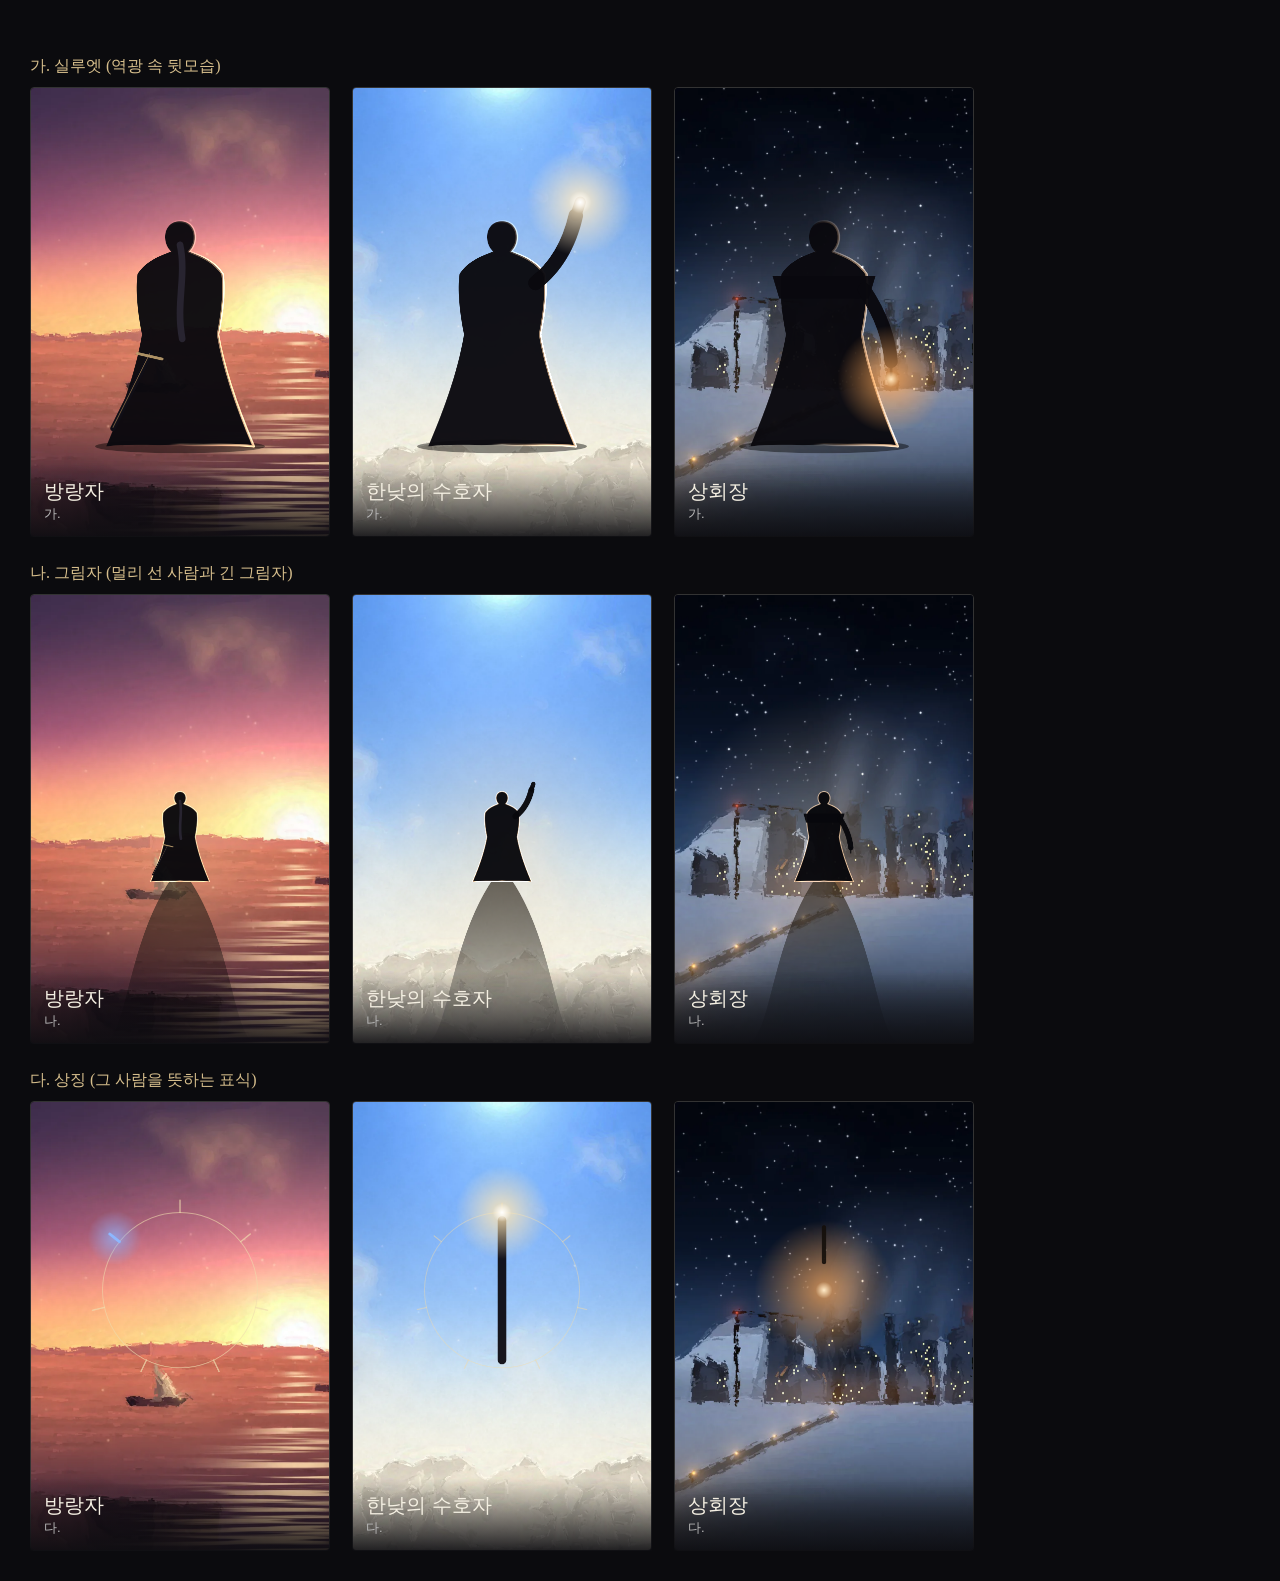
<file: tools/figure-preview.html>
<!doctype html><html><head><meta charset="utf-8"><link rel="stylesheet" href="../kr/assets/css/site.css"><style>body{padding:30px;background:#0b0b0e}.g{display:grid;grid-template-columns:repeat(3,300px);gap:22px}.g div{position:relative}.g canvas{width:300px;height:450px;border:1px solid #333;border-radius:4px;display:block}.g p{position:absolute;left:0;right:0;bottom:0;margin:0;padding:14px;background:linear-gradient(180deg,rgba(12,12,16,0),rgba(12,12,16,.9));color:#f4efe2;font:500 20px Pretendard,sans-serif}.g p small{display:block;color:#bbb;font-size:13px}h3{color:#d6be8c;font:500 16px Pretendard;margin:26px 0 10px}</style></head><body>
<script src="../kr/assets/js/figure.js"></script>
<div id="root"></div>
<script>
const bg = (n) => 'bg' + n;
const rows = [
  ['가. 실루엣 (역광 속 뒷모습)', 'silhouette'],
  ['나. 그림자 (멀리 선 사람과 긴 그림자)', 'shadow'],
  ['다. 상징 (그 사람을 뜻하는 표식)', 'symbol']
];
const subs = [
  { name: '방랑자', kind: 'wanderer', img: 'card0-0', sunX: .5, hour: 6 },
  { name: '한낮의 수호자', kind: 'guardian', img: 'card1-0', sunX: .6, hour: 0 },
  { name: '상회장', kind: 'merchant', img: 'card3-0', sunX: .5 }
];
const root = document.getElementById('root');
rows.forEach(([title, fn]) => {
  const h = document.createElement('h3'); h.textContent = title; root.appendChild(h);
  const g = document.createElement('div'); g.className = 'g'; root.appendChild(g);
  subs.forEach((s) => {
    const d = document.createElement('div'); const cv = document.createElement('canvas'); cv.width = 600; cv.height = 900; d.appendChild(cv);
    const p = document.createElement('p'); p.innerHTML = s.name + '<small>' + title.split(' ')[0] + '</small>'; d.appendChild(p); g.appendChild(d);
    const im = new Image(); im.src = '../kr/assets/img/s/' + s.img + '.webp';
    im.onload = () => {
      const c = cv.getContext('2d'); c.drawImage(im, 0, 0, 600, 900);
      const o = Object.assign({}, s);
      if (fn === 'symbol' && s.kind === 'merchant') o.kind = 'merchant';
      TalFigure[fn](c, 600, 900, o);
    };
  });
});
</script></body></html>
</file>
<file: kr/assets/css/site.css>
/* VOICE: 고요하고 격식 있는 밤. 말은 적게, 금선은 가늘게.
   IDEA: 사이트 전체가 하나의 시각판. 일곱 눈금 원이 모든 칸의 바탕 무늬.
   PICTURE: 실시간으로 계산한 땅과 하늘. 해는 멈춰 있고 움직이는 것은 별과 등불뿐.
   COLOUR and TYPE: 먹색 바탕, 바랜 금선, 달빛 파랑 하나. 제목 Noto Serif KR, 본문 Noto Sans KR.
   LAYOUT: 가운데 탭, 화면 하나씩 넘기는 칸, 왼쪽 큰 제목, 오른쪽 세로 카드, 넓은 땅 그림과 설명 띠. */
:root{color-scheme:dark;--bg:#0f0f13;--bg2:#131318;--ink:#ece7dc;--soft:#cfc9bc;--mute:#a8a397;--dim:#8f8a7f;--gold:#d6be8c;--gold2:#f0dcae;--line:rgba(214,190,140,.22);--line2:rgba(214,190,140,.4);--blue:#7fb0ff}
*{box-sizing:border-box;min-width:0}
html{scroll-behavior:smooth;scroll-padding-top:72px;scroll-snap-type:y proximity}
body{margin:0;background:var(--bg);color:var(--ink);font:16px/1.65 "Pretendard Variable",Pretendard,system-ui,sans-serif;overflow-x:clip}
a{color:var(--gold)}a:hover{color:var(--gold2)}
button{font:inherit;color:inherit;cursor:pointer}
:focus-visible{outline:2px solid var(--blue);outline-offset:3px}
.wrap{max-width:1320px;margin:0 auto;padding:0 max(24px,4vw)}
.sec{position:relative;min-height:100svh;padding:120px 0 80px;scroll-snap-align:start;border-top:1px solid var(--line);display:flex;flex-direction:column;justify-content:center}
.sec>.wrap{width:100%}
.h2{margin:0;font:500 clamp(36px,4.4vw,52px)/1.05 "Pretendard Variable",Pretendard,sans-serif;color:var(--gold)}
.reveal{opacity:0;transform:translateY(26px);transition:opacity .9s ease,transform .9s ease}
.reveal.in{opacity:1;transform:none}
.pic{position:absolute;inset:0;width:100%;height:100%;display:block;transition:opacity 1.2s ease}
.pic.wait{opacity:0}

@keyframes draw{to{stroke-dashoffset:0}}
@keyframes fade{to{opacity:1}}
@keyframes rise{from{opacity:0;transform:translateY(18px)}to{opacity:1;transform:none}}

header{position:fixed;top:0;left:0;right:0;z-index:30;background:linear-gradient(180deg,rgba(9,9,12,.85),rgba(9,9,12,.55));backdrop-filter:blur(10px);border-bottom:1px solid var(--line)}
header .wrap{display:grid;grid-template-columns:minmax(0,1fr) auto minmax(0,1fr);align-items:center;gap:16px;min-height:72px}
.logo{justify-self:start;text-decoration:none;color:var(--ink);font:500 28px/1 "Pretendard Variable",Pretendard,sans-serif;letter-spacing:.02em}
.tabs{position:relative;display:flex;gap:4px 30px;overflow-x:auto;scrollbar-width:none}
.tabs a{position:relative;flex:none;color:var(--soft);text-decoration:none;padding:24px 2px 14px;transition:color .3s}
.tabs a.on{color:var(--gold2)}
#arc{position:absolute;top:8px;left:0;width:64px;height:12px;transition:transform .5s cubic-bezier(.2,.7,.2,1);pointer-events:none}

#main{padding:0;min-height:100svh;overflow:hidden;border-top:0;background:#07080e}
#main .shade{position:absolute;inset:0;background:linear-gradient(90deg,rgba(5,5,8,.55) 0%,rgba(5,5,8,.2) 45%,rgba(5,5,8,0) 70%),linear-gradient(180deg,rgba(5,5,8,0) 70%,var(--bg) 100%);pointer-events:none}
.ring{position:absolute;transform:translate(-50%,-50%);width:min(620px,110vw);opacity:.4;pointer-events:none;transition:opacity 1.5s}
.hero{position:relative;z-index:2;min-height:100svh;display:flex;flex-direction:column;justify-content:center;gap:22px;padding-top:72px;padding-bottom:110px}
.kick{display:flex;align-items:center;gap:12px;color:var(--gold);font-size:15px}
.kick::before{content:"";width:40px;height:1px;background:var(--gold)}
.hero h1{margin:0;font:500 clamp(72px,11vw,148px)/1 "Pretendard Variable",Pretendard,sans-serif;letter-spacing:.02em;color:#f4efe2;text-shadow:0 4px 40px rgba(0,0,0,.55)}
.lead{margin:0;font:400 clamp(20px,2.3vw,28px)/1.45 "Pretendard Variable",Pretendard,sans-serif;max-width:560px;text-shadow:0 2px 16px rgba(0,0,0,.6)}
.hero p.sub{margin:0;max-width:520px;color:#c9c3b6;text-shadow:0 2px 12px rgba(0,0,0,.7)}
.btns{display:flex;flex-wrap:wrap;gap:12px;margin-top:6px}
.btn{display:inline-flex;align-items:center;min-height:48px;padding:0 26px;border-radius:2px;text-decoration:none;transition:background .3s,color .3s}
.btn.main{background:var(--gold);color:#15130f;font-weight:500}.btn.main:hover{background:var(--gold2);color:#15130f}
.btn.off{border:1px solid var(--line2);color:var(--soft);background:rgba(10,10,14,.35)}
.hours{position:absolute;z-index:2;left:0;right:0;bottom:34px}
.hours ol{list-style:none;margin:0;padding:0;display:flex;flex-wrap:wrap;justify-content:space-between;gap:8px 16px}
.hours li{display:flex;align-items:center;gap:8px;color:var(--soft);font-size:14px}
.hours i{width:6px;height:6px;border-radius:50%}

#news{background:linear-gradient(180deg,var(--bg),var(--bg2))}
.head{display:flex;flex-wrap:wrap;align-items:flex-end;justify-content:space-between;gap:16px;border-bottom:1px solid var(--line2);padding-bottom:14px}
.ftabs{display:flex;flex-wrap:wrap;gap:4px 22px}
.ftabs button{background:none;border:0;border-bottom:2px solid transparent;min-height:44px;padding:0 2px;color:var(--mute);transition:color .3s,border-color .3s}
.ftabs button[aria-selected=true]{color:var(--gold2);border-color:var(--gold)}
.newsgrid{display:flex;flex-wrap:wrap;gap:40px;margin-top:28px}
.nlist{list-style:none;margin:0;padding:0;flex:1 1 440px}
.nlist li{position:relative;display:flex;align-items:center;gap:16px;padding:18px 0;border-bottom:1px solid rgba(214,190,140,.14);animation:rise .5s ease both}
.nlist li::after{content:"";position:absolute;left:0;bottom:-1px;height:1px;width:0;background:var(--gold);transition:width .5s ease}
.nlist li:hover::after{width:100%}
.tag{flex:none;font-size:13px;color:var(--gold);border:1px solid var(--line2);border-radius:999px;padding:1px 10px}
.nt{flex:1}.nd{flex:none;font-size:14px;color:var(--mute);white-space:nowrap}
.feat{display:block;color:inherit;text-decoration:none;flex:1 1 440px;position:relative;min-height:380px;border:1px solid var(--line2);border-radius:6px;overflow:hidden;background:#0a0a0e}
.feat .cap{position:absolute;inset:auto 0 0 0;padding:26px 28px;background:linear-gradient(180deg,rgba(10,10,14,0),rgba(10,10,14,.9) 55%)}
.cap small{color:var(--gold);font-size:14px}.cap b{display:block;font:400 34px/1.15 "Pretendard Variable",Pretendard,sans-serif;color:#f4efe2;margin:6px 0}.cap em{font-style:normal;color:var(--soft)}
.fdots{position:absolute;right:20px;top:18px;display:flex;gap:6px}
.fdots i{width:6px;height:6px;border-radius:50%;background:rgba(240,220,174,.35);transition:background .4s}
.fdots i.on{background:var(--gold2)}

#people{background:#111115}
.pgrid{display:flex;flex-wrap:wrap;gap:40px;align-items:stretch}
.rail{flex:0 1 120px;display:flex;flex-direction:column;gap:14px}
.rail button{background:none;border:0;padding:8px;display:flex;flex-direction:column;align-items:center;gap:8px;color:var(--dim);transition:color .3s}
.rail button[aria-selected=true]{color:var(--gold2)}
.rail .mk{width:52px;height:52px;border-radius:50%;border:1px solid currentColor;display:grid;place-items:center;transition:box-shadow .4s}
.rail .mk i{width:10px;height:10px;border-radius:50%}
.rail button[aria-selected=true] .mk{box-shadow:0 0 22px rgba(240,220,174,.25)}
.pinfo{flex:1 1 340px;display:flex;flex-direction:column;justify-content:center;gap:18px}
.crest{width:150px;height:150px;opacity:.55}
.rule{height:1px;background:var(--line2);max-width:420px}
.pinfo h2{margin:0;font:500 clamp(36px,4.4vw,52px)/1.05 "Pretendard Variable",Pretendard,sans-serif;color:#f4efe2}
.pinfo .s{margin:0;color:var(--gold);font-size:15px}.pinfo .d{margin:0;max-width:440px;color:var(--soft)}
.cards{flex:1 1 460px;display:flex;flex-wrap:wrap;gap:18px}
.card{flex:1 1 200px;min-height:460px;position:relative;border:1px solid var(--line2);border-radius:4px;background:#0c0c10;overflow:hidden;display:flex;flex-direction:column;justify-content:flex-end;transition:transform .5s ease,border-color .5s;animation:rise .6s ease both}
.card:hover{transform:translateY(-6px);border-color:rgba(240,220,174,.7)}
.card .tx{position:relative;padding:22px;background:linear-gradient(180deg,rgba(12,12,16,0),rgba(12,12,16,.94) 38%)}
.card h3{margin:0;font:500 26px/1.2 "Pretendard Variable",Pretendard,sans-serif;color:#f4efe2}
.card p{margin:8px 0 0;color:var(--soft);font-size:15px}
.card .w{color:var(--gold);font:400 14px/1.5 "Pretendard Variable",Pretendard,sans-serif;margin-top:12px}
.swap{transition:opacity .45s ease,transform .45s ease}
.swap.out{opacity:0;transform:translateY(10px)}

#lore{background:linear-gradient(180deg,var(--bg2),var(--bg))}
.lgrid{display:flex;flex-wrap:wrap;gap:40px;align-items:center}
.ltext{flex:1 1 360px;display:flex;flex-direction:column;gap:18px}
.ltext>svg{width:190px;height:190px;opacity:.5}
.lmeta{margin:0;color:var(--gold);font-size:15px}
.ltext h2{margin:0;font:500 clamp(40px,4.8vw,56px)/1.05 "Pretendard Variable",Pretendard,sans-serif;color:#f4efe2}
.ltext .d{margin:0;color:var(--soft);max-width:520px}
.ltext .w{margin:0;color:var(--gold);font:400 16px/1.6 "Pretendard Variable",Pretendard,sans-serif;min-height:26px}
.slider{flex:1.4 1 520px;display:flex;align-items:center;gap:14px}
.track{flex:1;display:flex;gap:14px;height:min(480px,64svh);touch-action:pan-y}
.lc{position:relative;padding:0;border:1px solid var(--line);border-radius:4px;overflow:hidden;flex:1;opacity:.42;transition:flex .7s cubic-bezier(.2,.7,.2,1),opacity .7s,border-color .7s;text-align:left;background:#0a0a0e}
.lc.on{flex:2.3;opacity:1;border-color:rgba(240,220,174,.75)}
.lc:hover{opacity:.85}.lc.on:hover{opacity:1}
.lc span{position:absolute;left:16px;right:16px;bottom:14px;font:400 18px/1.3 "Pretendard Variable",Pretendard,sans-serif;color:#f4efe2;text-shadow:0 1px 10px rgba(0,0,0,.8)}
.arrow{flex:none;width:44px;height:44px;border-radius:50%;background:none;border:1px solid var(--line2);color:var(--gold);display:grid;place-items:center;transition:background .3s}
.arrow:hover{background:rgba(214,190,140,.12)}

#world{padding-bottom:60px;background:var(--bg)}
.whead{display:flex;align-items:center;gap:16px}
.whead::after{content:"";flex:1;height:1px;background:linear-gradient(90deg,var(--line2),transparent)}
.stage{margin-top:26px;display:flex;gap:16px;padding-left:max(24px,calc((100% - 1320px)/2 + max(24px,4vw)))}
.scene{flex:1 1 78%;position:relative;height:min(520px,60svh);border-radius:4px;overflow:hidden;background:#07080c;touch-action:pan-y}
.peek{flex:0 0 18%;min-width:110px;position:relative;height:min(520px,60svh);border-radius:4px 0 0 4px;overflow:hidden;border:0;padding:0;opacity:.5;transition:opacity .4s;background:#07080c}
.peek:hover{opacity:.85}
.peek span{position:absolute;left:18px;bottom:18px;font:400 22px/1.2 "Pretendard Variable",Pretendard,sans-serif;color:#f4efe2;text-shadow:0 1px 10px rgba(0,0,0,.8)}
.wbar{display:flex;flex-wrap:wrap;align-items:center;gap:20px 40px;padding-top:28px}
.wname{flex:0 1 230px}.wname b{display:block;font:500 44px/1.05 "Pretendard Variable",Pretendard,sans-serif;color:#f4efe2}.wname small{display:block;margin-top:6px;font-size:14px;color:var(--gold)}
.wdesc{flex:1 1 360px;margin:0;color:var(--soft)}
.wnav{flex:none;display:flex;align-items:center;gap:6px}
.dot{width:24px;height:44px;background:none;border:0;padding:0;display:grid;place-items:center}
.dot i{display:block;height:4px;width:8px;border-radius:2px;background:rgba(214,190,140,.45);transition:width .35s,background .35s}
.dot[aria-current=true] i{width:24px;background:var(--blue)}

footer{border-top:1px solid var(--line);padding:40px 0 56px;background:#0b0b0e;scroll-snap-align:end}
footer .wrap{display:flex;flex-wrap:wrap;justify-content:space-between;align-items:center;gap:16px 40px}
footer b{font:500 24px/1 "Pretendard Variable",Pretendard,sans-serif}
.qual{display:flex;align-items:center;gap:6px;color:var(--mute);font-size:14px}
.qual button{min-height:40px;padding:0 14px;background:none;border:1px solid var(--line);border-radius:2px;color:var(--mute)}
.qual button[aria-pressed=true]{border-color:var(--gold);color:var(--gold2)}

@media(max-width:820px){
 header .wrap{grid-template-columns:auto minmax(0,1fr)}
 .tabs{gap:4px 20px;justify-self:end}
 .rail{flex-direction:row;flex:1 1 100%}
 .track{height:340px}
 .stage{padding-left:24px}.peek{display:none}
 .scene{height:340px}
 #main .shade{background:linear-gradient(180deg,rgba(5,5,8,.5) 0%,rgba(5,5,8,.25) 50%,var(--bg) 100%)}
}
@media(max-width:600px){header .wrap{grid-template-columns:1fr;justify-items:center;padding-top:8px}.logo{justify-self:center}.tabs a{padding:16px 2px 10px}#arc{top:2px}}
@media(prefers-reduced-motion:reduce){html{scroll-behavior:auto}#intro{display:none}.reveal{opacity:1;transform:none;transition:none}*{animation-duration:.01ms!important}}

h1,h2,.lead,.logo,.wname b,.card h3,.cap b{letter-spacing:-.01em}
.hero h1{font-weight:600;letter-spacing:.02em}
.logo{font-weight:600;font-size:24px;letter-spacing:.06em}
.tabs a{font-weight:500;letter-spacing:.04em}
.snd{justify-self:end;display:flex;align-items:center;gap:8px;min-height:40px;padding:0 14px;background:none;border:1px solid var(--line);border-radius:999px;color:var(--soft);font-size:14px}
.snd[aria-pressed=true]{border-color:var(--gold);color:var(--gold2)}
.snd i{display:flex;gap:2px;align-items:flex-end;height:12px}
.snd i b{width:2px;background:currentColor;height:4px}
.snd[aria-pressed=true] i b{animation:eq 1s ease-in-out infinite}
.snd i b:nth-child(2){animation-delay:.2s}.snd i b:nth-child(3){animation-delay:.4s}
@keyframes eq{50%{height:12px}}

.ltext .d,.pinfo .d,.wdesc,.card p{line-height:1.75}.ltext .d{font-size:15px}

/* 로딩: 하루 한 바퀴 */
#intro{position:fixed;inset:0;z-index:60;background:#08080b;display:flex;flex-direction:column;align-items:center;justify-content:center;gap:6px;transition:opacity 1.1s ease,visibility 1.1s}
#intro.done{opacity:0;visibility:hidden}
#intro svg{width:min(220px,46vw);margin-bottom:18px}
#intro #hourName{margin:0;font:500 20px/1.3 "Pretendard Variable",Pretendard,sans-serif;color:var(--ink);letter-spacing:.2em;transition:color .4s}
#intro .ld-en{margin:0;font:500 12px/1.3 "Pretendard Variable",Pretendard,sans-serif;color:var(--dim);letter-spacing:.32em}
#intro.stop #hourName{color:var(--blue)}
/* 영어 + 한국어 큰 말 */
.en{display:block;font:500 15px/1.2 "Pretendard Variable",Pretendard,sans-serif;letter-spacing:.18em;color:var(--dim);margin-bottom:8px}
.en.big{font-size:clamp(28px,3.4vw,44px);letter-spacing:.02em;color:rgba(236,231,220,.55);margin:0 0 -6px;font-weight:500}
.hero-en{font-size:clamp(18px,2vw,24px);letter-spacing:.42em;color:rgba(240,220,174,.75);margin:6px 0 -10px}
.h2 .en{color:var(--dim)}
.wname .en{font-size:13px}
/* 한 화면에 한 칸 */
html.fp,html.fp body{overflow:hidden;height:100%;scroll-snap-type:none}
html.fp main>section{position:fixed;inset:0;min-height:0;height:100vh;overflow:hidden;border-top:0;opacity:0;visibility:hidden;transform:translateY(46px);transition:opacity .9s ease,transform 1s cubic-bezier(.2,.7,.2,1),visibility 0s linear 1s;z-index:1}
html.fp main>section.up{transform:translateY(-46px)}
html.fp main>section.on{opacity:1;visibility:visible;transform:none;transition:opacity .9s ease .15s,transform 1s cubic-bezier(.2,.7,.2,1) .15s,visibility 0s;z-index:2}
html.fp .sec{padding:96px 0 56px}
html.fp #world{padding:92px 0 0;justify-content:flex-start}
html.fp .scene,html.fp .peek{height:min(520px,48vh)}
html.fp #world footer{position:absolute;left:0;right:0;bottom:0;padding:14px 0;border-top:1px solid var(--line);background:rgba(11,11,14,.85)}
html.fp .reveal{opacity:1;transform:none}
.pager{position:fixed;right:max(16px,2vw);top:50%;transform:translateY(-50%);z-index:25;display:none;flex-direction:column;gap:10px}
html.fp .pager{display:flex}
.pager button{width:28px;height:28px;background:none;border:0;display:grid;place-items:center;padding:0}
.pager i{width:6px;height:6px;border-radius:50%;border:1px solid var(--gold);transition:background .3s,transform .3s}
.pager button[aria-current=true] i{background:var(--gold2);transform:scale(1.3)}
html.fp .hero{min-height:0;height:100vh;gap:16px;padding-bottom:96px}
html.fp .hero h1{font-size:clamp(64px,min(11vw,16vh),148px)}

/* 인물 카드 줄: 여러 장이면 옆으로 넘긴다 */
.cbox{flex:1 1 460px;min-width:0;display:flex;flex-direction:column;gap:14px}
.cbox .cards{flex:none;flex-wrap:nowrap;overflow-x:auto;scroll-snap-type:x mandatory;scroll-behavior:smooth;scrollbar-width:none}
.cbox .cards::-webkit-scrollbar{display:none}
.cbox .card{flex:0 0 calc(50% - 9px);scroll-snap-align:start}
.cbox .card:hover{transform:none}
.cnav{display:flex;align-items:center;justify-content:flex-end;gap:14px;color:var(--dim);font-size:13px;letter-spacing:.12em}
.cnav[hidden]{display:none}
html.fp .card{min-height:0;height:min(460px,52vh)}

/* 칸 배경: 단색 대신 은은한 빛, 큰 시각 고리, 종이결 */
#news,#people,#orgs,#lore,#world{isolation:isolate}
#news::before,#people::before,#orgs::before,#lore::before,#world::before{content:"";position:absolute;inset:0;z-index:-1;pointer-events:none;background-repeat:no-repeat}
#news::after,#people::after,#orgs::after,#lore::after,#world::after{content:"";position:absolute;inset:0;z-index:-1;pointer-events:none;background:url("data:image/svg+xml,%3Csvg xmlns='http://www.w3.org/2000/svg' width='220' height='220'%3E%3Cfilter id='n'%3E%3CfeTurbulence type='fractalNoise' baseFrequency='.85' numOctaves='2' stitchTiles='stitch'/%3E%3CfeColorMatrix values='0 0 0 0 .85 0 0 0 0 .75 0 0 0 0 .6 0 0 0 .5 0'/%3E%3C/filter%3E%3Crect width='220' height='220' filter='url(%23n)'/%3E%3C/svg%3E");opacity:.05;mix-blend-mode:overlay}
#news{background:radial-gradient(120% 90% at 85% 10%,#2a2118 0%,#16130f 45%,#0d0c0e 100%)}
#news::before{background-image:url("data:image/svg+xml,%3Csvg xmlns='http://www.w3.org/2000/svg' viewBox='0 0 400 400'%3E%3Cg fill='none' stroke='%23d6be8c'%3E%3Ccircle cx='200' cy='200' r='170'/%3E%3Ccircle cx='200' cy='200' r='118' stroke-width='.6' stroke-dasharray='3 6'/%3E%3Ccircle cx='200' cy='200' r='60' stroke-width='.5'/%3E%3Cg stroke-width='2'%3E%3Cline x1='200' y1='50' x2='200' y2='15'/%3E%3Cline x1='317.3' y1='106.5' x2='344.6' y2='84.7'/%3E%3Cline x1='346.2' y1='233.4' x2='380.4' y2='241.2'/%3E%3Cline x1='265.1' y1='335.2' x2='280.3' y2='366.7'/%3E%3Cline x1='134.9' y1='335.2' x2='119.7' y2='366.7'/%3E%3Cline x1='53.8' y1='233.4' x2='19.6' y2='241.2'/%3E%3Cline x1='82.7' y1='106.5' x2='55.4' y2='84.7'/%3E%3C/g%3E%3C/g%3E%3C/svg%3E");background-size:min(780px,70vw);background-position:112% 120%;opacity:.07}
#people{background:radial-gradient(110% 100% at 15% 30%,#2b2318 0%,#17140f 48%,#0c0b0d 100%)}
#people::before{background-image:url("data:image/svg+xml,%3Csvg xmlns='http://www.w3.org/2000/svg' viewBox='0 0 400 400'%3E%3Cg fill='none' stroke='%23d6be8c'%3E%3Ccircle cx='200' cy='200' r='170'/%3E%3Ccircle cx='200' cy='200' r='118' stroke-width='.6' stroke-dasharray='3 6'/%3E%3Ccircle cx='200' cy='200' r='60' stroke-width='.5'/%3E%3Cg stroke-width='2'%3E%3Cline x1='200' y1='50' x2='200' y2='15'/%3E%3Cline x1='317.3' y1='106.5' x2='344.6' y2='84.7'/%3E%3Cline x1='346.2' y1='233.4' x2='380.4' y2='241.2'/%3E%3Cline x1='265.1' y1='335.2' x2='280.3' y2='366.7'/%3E%3Cline x1='134.9' y1='335.2' x2='119.7' y2='366.7'/%3E%3Cline x1='53.8' y1='233.4' x2='19.6' y2='241.2'/%3E%3Cline x1='82.7' y1='106.5' x2='55.4' y2='84.7'/%3E%3C/g%3E%3C/g%3E%3C/svg%3E");background-size:min(900px,78vw);background-position:-18% 50%;opacity:.07}
#lore{background:radial-gradient(110% 100% at 20% 40%,#1c1f2a 0%,#121319 50%,#0b0b0e 100%)}
#lore::before{background-image:url("data:image/svg+xml,%3Csvg xmlns='http://www.w3.org/2000/svg' viewBox='0 0 400 400'%3E%3Cg fill='none' stroke='%23d6be8c'%3E%3Ccircle cx='200' cy='200' r='170'/%3E%3Ccircle cx='200' cy='200' r='118' stroke-width='.6' stroke-dasharray='3 6'/%3E%3Ccircle cx='200' cy='200' r='60' stroke-width='.5'/%3E%3Cg stroke-width='2'%3E%3Cline x1='200' y1='50' x2='200' y2='15'/%3E%3Cline x1='317.3' y1='106.5' x2='344.6' y2='84.7'/%3E%3Cline x1='346.2' y1='233.4' x2='380.4' y2='241.2'/%3E%3Cline x1='265.1' y1='335.2' x2='280.3' y2='366.7'/%3E%3Cline x1='134.9' y1='335.2' x2='119.7' y2='366.7'/%3E%3Cline x1='53.8' y1='233.4' x2='19.6' y2='241.2'/%3E%3Cline x1='82.7' y1='106.5' x2='55.4' y2='84.7'/%3E%3C/g%3E%3C/g%3E%3C/svg%3E");background-size:min(840px,74vw);background-position:-14% 46%;opacity:.07}
#world{background:radial-gradient(120% 80% at 50% 0%,#241d16 0%,#13110f 50%,#0b0b0d 100%)}
#world::before{background-image:url("data:image/svg+xml,%3Csvg xmlns='http://www.w3.org/2000/svg' viewBox='0 0 400 400'%3E%3Cg fill='none' stroke='%23d6be8c'%3E%3Ccircle cx='200' cy='200' r='170'/%3E%3Ccircle cx='200' cy='200' r='118' stroke-width='.6' stroke-dasharray='3 6'/%3E%3Ccircle cx='200' cy='200' r='60' stroke-width='.5'/%3E%3Cg stroke-width='2'%3E%3Cline x1='200' y1='50' x2='200' y2='15'/%3E%3Cline x1='317.3' y1='106.5' x2='344.6' y2='84.7'/%3E%3Cline x1='346.2' y1='233.4' x2='380.4' y2='241.2'/%3E%3Cline x1='265.1' y1='335.2' x2='280.3' y2='366.7'/%3E%3Cline x1='134.9' y1='335.2' x2='119.7' y2='366.7'/%3E%3Cline x1='53.8' y1='233.4' x2='19.6' y2='241.2'/%3E%3Cline x1='82.7' y1='106.5' x2='55.4' y2='84.7'/%3E%3C/g%3E%3C/g%3E%3C/svg%3E");background-size:min(1100px,90vw);background-position:50% -60%;opacity:.05}
.cbox .card:only-child{flex:0 0 100%}

/* 마우스로 누른 탭에는 테두리를 안 그린다 (키보드는 그대로) */
:focus:not(:focus-visible){outline:none}

#orgs{background:radial-gradient(110% 100% at 85% 70%,#2a1d14 0%,#16120e 48%,#0c0b0d 100%)}
#orgs::before{background-image:url("data:image/svg+xml,%3Csvg xmlns='http://www.w3.org/2000/svg' viewBox='0 0 400 400'%3E%3Cg fill='none' stroke='%23d6be8c'%3E%3Ccircle cx='200' cy='200' r='170'/%3E%3Ccircle cx='200' cy='200' r='118' stroke-width='.6' stroke-dasharray='3 6'/%3E%3Ccircle cx='200' cy='200' r='60' stroke-width='.5'/%3E%3Cg stroke-width='2'%3E%3Cline x1='200' y1='50' x2='200' y2='15'/%3E%3Cline x1='317.3' y1='106.5' x2='344.6' y2='84.7'/%3E%3Cline x1='346.2' y1='233.4' x2='380.4' y2='241.2'/%3E%3Cline x1='265.1' y1='335.2' x2='280.3' y2='366.7'/%3E%3Cline x1='134.9' y1='335.2' x2='119.7' y2='366.7'/%3E%3Cline x1='53.8' y1='233.4' x2='19.6' y2='241.2'/%3E%3Cline x1='82.7' y1='106.5' x2='55.4' y2='84.7'/%3E%3C/g%3E%3C/g%3E%3C/svg%3E");background-size:min(900px,78vw);background-position:118% 50%;opacity:.07}
.hr{justify-self:end;display:flex;gap:10px;align-items:center}
.hr .snd{justify-self:auto}
.qwrap{position:relative}
#qbtn b{font-weight:500;color:var(--gold2)}
.qpop{position:absolute;right:0;top:calc(100% + 10px);padding:10px;background:rgba(14,13,16,.96);border:1px solid var(--line2);border-radius:6px;box-shadow:0 12px 40px rgba(0,0,0,.5);z-index:40}
.qpop[hidden]{display:none}
.qpop .qual span{display:none}
html.fp #world footer{display:block;position:absolute;left:0;right:0;bottom:0;padding:10px 0;border-top:1px solid var(--line);background:rgba(11,11,14,.85)}
html.fp #world footer b{display:none}
html.fp #world{padding-bottom:28px}
@media (max-width:620px){#qbtn{padding:0 10px}}
.qpop .qual{flex-wrap:nowrap}
.qpop .qual button{white-space:nowrap;min-width:64px}

footer .credit{margin:0;font-size:12px;color:var(--mute);line-height:1.5;max-width:720px}

/* 끝 칸 */
#end{position:relative;overflow:hidden;display:flex;flex-direction:column;justify-content:center}
#end .pic{position:absolute;inset:0;width:100%;height:100%}
#end .eshade{position:absolute;inset:0;background:linear-gradient(180deg,rgba(8,8,11,.55),rgba(8,8,11,.1) 40%,rgba(8,8,11,.75))}
#end .etext{position:relative;z-index:2;margin-top:-6vh}
.eline{margin:0;font:500 clamp(22px,2.6vw,36px)/1.75 "Pretendard Variable",Pretendard,sans-serif;letter-spacing:.06em;color:#f4efe2;text-shadow:0 2px 18px rgba(0,0,0,.7);min-height:3.6em}
.eline{position:relative}
.eline .c{display:inline-block;opacity:0;filter:blur(6px);color:#ffd99a;text-shadow:0 0 18px rgba(255,200,120,.9);transition:opacity .5s ease,filter .9s ease,color 2.4s ease,text-shadow 2.4s ease}
.eline .c.lit{opacity:1;filter:none;color:#f4efe2;text-shadow:0 2px 18px rgba(0,0,0,.7)}
.esun{position:absolute;left:0;top:0;width:10px;height:10px;margin:-5px 0 0 -5px;border-radius:50%;background:#fff6dc;box-shadow:0 0 10px 3px rgba(255,226,160,.95),0 0 34px 12px rgba(255,190,110,.45),0 0 80px 30px rgba(255,170,90,.15);pointer-events:none;opacity:0;will-change:transform}
.esun.dot{transition:transform .8s cubic-bezier(.2,.7,.2,1),background 1.6s ease,box-shadow 1.6s ease;background:#f4efe2;box-shadow:0 0 6px 1px rgba(255,226,160,.35)}
.efoot{position:absolute;left:0;right:0;bottom:0;z-index:2;padding:14px 0;border-top:1px solid var(--line);background:rgba(11,11,14,.7)}
html.fp #world{padding-bottom:0}
.burger{display:none}

/* ---------- 휴대폰 (명조 모바일 구조 참고) ---------- */
@media (max-width:899px){
  header .wrap{grid-template-columns:auto 1fr auto;min-height:56px;gap:10px;padding-top:0}
  .logo{justify-self:start;font-size:18px}
  .burger{display:flex;flex-direction:column;justify-content:center;gap:5px;width:36px;height:36px;background:none;border:0;padding:6px}
  .burger i{display:block;height:1.5px;background:var(--ink);border-radius:1px}
  .tabs{position:fixed;top:56px;left:0;right:auto;width:min(78vw,320px);height:calc(100svh - 56px);justify-self:auto;flex-direction:column;gap:0;background:#0b0b0e;box-shadow:24px 0 60px rgba(0,0,0,.6);border-right:1px solid var(--line);transform:translateX(-105%);transition:transform .4s cubic-bezier(.2,.7,.2,1);padding:12px 28px 24px;overflow-y:auto;z-index:60}
  body::after{content:"";position:fixed;inset:56px 0 0 0;background:rgba(0,0,0,.5);opacity:0;pointer-events:none;transition:opacity .4s;z-index:29}
  body.menu-open::after{opacity:1;pointer-events:auto}
  body.menu-open .tabs{transform:none}
  .tabs a{padding:16px 0;font-size:17px;border-bottom:1px solid rgba(214,190,140,.1)}
  #arc{display:none}
  .hr{gap:6px}.hr .snd{padding:0 10px;height:32px;font-size:13px}
  #qbtn b{display:none}
  .pager{right:6px}.pager button{width:20px;height:20px}
  html.fp .sec{padding:84px 0 28px}
  .en.big{margin:0 0 2px!important}
  /* 메인 */
  .hero{padding-top:56px;padding-bottom:96px;justify-content:flex-end;gap:14px;min-height:100svh}
  .hero h1{font-size:clamp(56px,17vw,84px)}
  .hero-en{font-size:14px}
  .hero p.sub{font-size:14px}
  .hero .btns{flex-wrap:wrap;gap:10px}.hero .btn{padding:12px 18px;font-size:14px}
  .ring{width:min(320px,80vw)!important;height:min(320px,80vw)!important}
  .hours{bottom:18px}.hours ol{flex-wrap:nowrap;overflow-x:auto;gap:14px;scrollbar-width:none}.hours li{font-size:12px;flex:none}
  /* 소식: 큰 그림 위, 목록 아래 */
  #news .head{flex-direction:column;align-items:flex-start;gap:10px}
  #news .ftabs{overflow-x:auto;max-width:100%;scrollbar-width:none}
  .newsgrid{flex-direction:column-reverse;gap:14px;margin-top:12px}
  .feat{min-height:0;height:30svh;flex:none}
  .feat .cap{padding:14px 16px}.feat .cap b{font-size:20px}.feat .cap em{display:none}
  .nlist{flex:none}.nlist li{padding:11px 0;font-size:14px}.nlist li:nth-child(n+6){display:none}
  /* 인물 · 조직: 제목 위, 카드 가운데, 갈래 아이콘 아래 */
  .grp .pgrid{flex-direction:column;flex-wrap:nowrap;gap:12px;height:calc(100svh - 110px)}
  .grp .pinfo{flex:none;padding:0}
  .grp .crest{display:none}.grp .rule{display:none}
  .grp .en.big{font-size:22px}
  .grp .pinfo h2{font-size:30px}
  .grp .pinfo .d{font-size:13px;display:-webkit-box;-webkit-line-clamp:3;-webkit-box-orient:vertical;overflow:hidden;margin-top:6px}
  .grp .cbox{flex:1 1 auto;min-height:0;gap:8px}
  .grp .cbox .cards{height:100%;scroll-snap-type:x mandatory;padding:0 9vw;gap:12px}
  .grp .cbox .card{flex:0 0 72vw;scroll-snap-align:center;height:100%!important;min-height:0}
  .grp .card .tx{padding:16px}.grp .card h3{font-size:22px}.grp .card p{font-size:13px}
  .grp .cnav{display:none}
  .grp .rail{order:3;flex:none;flex-direction:row;justify-content:center;gap:22px}
  .grp .rail .mk{width:40px;height:40px}.grp .rail button{padding:2px;font-size:12px}
  /* 정보: 글 위, 세로 그림 아래 */
  .lgrid{flex-direction:column;flex-wrap:nowrap;gap:14px;align-items:stretch}
  .ltext svg,.ltext .rule{display:none}
  .ltext .en.big{font-size:20px}.ltext h2{font-size:28px}
  .ltext .d{font-size:13px;display:-webkit-box;-webkit-line-clamp:4;-webkit-box-orient:vertical;overflow:hidden}
  .ltext .w{font-size:12px}
  #lbox{gap:8px!important}
  .slider{gap:8px}.slider .arrow{width:36px;height:36px}
  .ltext{flex:none}
  #lbox{flex:1 1 auto;min-height:0}
  #lbox .slider{flex:1 1 auto;min-height:0;align-items:center}
  .track{height:auto;align-self:stretch;flex:1 1 auto;min-height:0}
  html.fp #lore .lgrid{height:calc(100svh - 112px)}
  .ltext .lmeta{display:none}
  html.fp #lore{justify-content:flex-start}
  .slider{width:100%}
  /* 세계: 그림 위, 이름과 설명 아래 */
  .whead{display:none}
  html.fp #world{padding-top:56px}
  .stage{margin-top:0;padding-left:0}
  .peek{display:none}
  .scene{height:52svh;border-radius:0}
  .wbar{flex-direction:column;align-items:flex-start;gap:10px;padding-top:16px}
  .wname,.wdesc{flex:none}
  .wname b{font-size:30px}
  .wdesc{font-size:13px;display:-webkit-box;-webkit-line-clamp:4;-webkit-box-orient:vertical;overflow:hidden}
  .wnav{align-self:stretch;justify-content:space-between}
  /* 끝 */
  #end .etext{margin-top:-18svh}
  .eline{font-size:clamp(17px,4.6vw,22px);letter-spacing:.04em}
  .efoot .credit{font-size:10px}
}
/* 글자 선택 · 깜빡이는 커서 · 길게 눌러 뜨는 메뉴 막기 (입력칸만 예외) */
html{-webkit-user-select:none;user-select:none;-webkit-touch-callout:none;-webkit-tap-highlight-color:transparent;caret-color:transparent}
input,textarea{-webkit-user-select:text;user-select:text;caret-color:auto}
img,canvas{-webkit-user-drag:none;user-drag:none}

/* 소식 글 (명조식 글 화면) */
.nlist li{cursor:pointer}
.art{position:fixed;inset:0;z-index:40;overflow-y:auto;overscroll-behavior:contain;background:radial-gradient(120% 80% at 50% 0%,#1a1712 0%,#0d0d10 55%,#09090b 100%);opacity:0;transform:translateY(18px);transition:opacity .4s ease,transform .4s ease;-webkit-user-select:none;user-select:none}
body.art-open .art{opacity:1;transform:none}
body.art-open{overflow:hidden}
.abar{position:sticky;top:0;z-index:2;display:flex;align-items:center;height:72px;padding:0 max(24px,calc(50% - 430px));background:linear-gradient(180deg,rgba(9,9,12,.95),rgba(9,9,12,.75));backdrop-filter:blur(10px);border-bottom:1px solid var(--line)}
.aback{display:flex;align-items:center;gap:10px;background:none;border:1px solid var(--line2);border-radius:999px;color:var(--ink);padding:9px 18px 9px 14px;font:500 14px "Pretendard Variable",Pretendard,sans-serif;cursor:pointer}
.aback:hover{border-color:var(--gold);color:var(--gold2)}
.abox{max-width:860px;margin:0 auto;padding:44px 24px 90px}
.ahead{display:flex;align-items:center;gap:14px;color:var(--dim);font-size:13px;letter-spacing:.08em}
.abox h1{margin:16px 0 28px;font:500 clamp(28px,3.6vw,42px)/1.25 "Pretendard Variable",Pretendard,sans-serif;color:#f4efe2;letter-spacing:-.01em}
.abox figure{margin:0 0 28px;border:1px solid var(--line2);border-radius:6px;overflow:hidden;background:#0a0a0e;aspect-ratio:16/9}
.abox figure img{display:block;width:100%;height:100%;object-fit:cover;-webkit-user-drag:none}
.aban{margin-bottom:36px!important}
.abody p{margin:0 0 18px;color:var(--soft);font-size:16px;line-height:1.9}
.abody .aq{color:var(--gold);border-left:2px solid var(--gold);padding-left:14px}
.abody h2{margin:44px 0 18px;padding-bottom:12px;border-bottom:1px solid rgba(214,190,140,.18);font:500 24px/1.3 "Pretendard Variable",Pretendard,sans-serif;color:#f4efe2}
.abody h2 small{display:block;margin-top:6px;font-size:13px;color:var(--gold);letter-spacing:.06em;font-weight:400}
.abody ul{margin:0 0 18px;padding-left:20px;color:var(--soft);line-height:1.9}
.abody dl{margin:0 0 18px}
.abody dt{margin-top:14px;color:#f4efe2;font-weight:500}
.abody dd{margin:4px 0 0;color:var(--soft);line-height:1.8}
.abody dd small{display:block;margin-top:2px;color:var(--gold);font-size:13px}
.arel{margin-top:60px;padding-top:28px;border-top:1px solid var(--line)}
.arel h3{margin:0 0 18px;font:500 18px "Pretendard Variable",Pretendard,sans-serif;color:#f4efe2;text-align:center}
.arel>div{display:grid;grid-template-columns:1fr 1fr;gap:18px}
.arel button{display:flex;flex-direction:column;align-items:flex-start;gap:8px;background:none;border:0;padding:0;text-align:left;color:var(--soft);cursor:pointer;font:inherit}
.arel img{width:100%;aspect-ratio:16/9;object-fit:cover;border:1px solid var(--line2);border-radius:6px;transition:border-color .3s}
.arel button:hover img{border-color:var(--gold)}
.arel b{font-weight:500;color:#f4efe2;font-size:15px;line-height:1.5}
@media (max-width:899px){
  .abar{height:56px;padding:0 16px}
  .abox{padding:26px 20px 70px}
  .abox h1{margin:12px 0 20px}
  .abody p{font-size:15px}
  .abody h2{margin-top:34px;font-size:21px}
  .arel>div{gap:12px}.arel b{font-size:13px}
}

/* ===== 테마 2판 (2026-11-22): 흙빛 먹색 → 맑은 밤색. 같은 원 무늬 반복 줄이기. 영어 제목은 세리프, 꼬리표와 버튼은 깎은 모서리 ===== */
:root{--bg:#11131a;--bg2:#161922;--ink:#f4f1ea;--soft:#d9d5cc;--mute:#b6b2a8;--dim:#9b978e;--gold:#e2c78f;--gold2:#f7e6bc;--line:rgba(226,199,143,.18);--line2:rgba(226,199,143,.4);--blue:#9cc6f2}
body{background:var(--bg)}
header{background:linear-gradient(180deg,rgba(14,16,22,.82),rgba(14,16,22,.45));border-bottom-color:rgba(226,199,143,.14)}
/* 바탕: 위에서 내려오는 따뜻한 빛 + 아래 서늘한 반사. 칸마다 빛의 자리만 다르게 */
#news{background:radial-gradient(70% 60% at 78% -8%,rgba(255,216,160,.17),transparent 62%),radial-gradient(60% 50% at 0% 105%,rgba(130,170,230,.10),transparent 60%),linear-gradient(180deg,#1b1f29,#11131a)}
#people{background:radial-gradient(60% 70% at 18% -10%,rgba(255,214,156,.16),transparent 60%),radial-gradient(60% 50% at 100% 100%,rgba(130,170,230,.09),transparent 60%),linear-gradient(180deg,#1a1d27,#101219)}
#orgs{background:radial-gradient(60% 70% at 82% -10%,rgba(255,196,130,.16),transparent 60%),radial-gradient(60% 50% at 0% 100%,rgba(130,170,230,.08),transparent 60%),linear-gradient(180deg,#1b1d26,#101118)}
#lore{background:radial-gradient(70% 60% at 30% -10%,rgba(170,200,245,.14),transparent 60%),radial-gradient(50% 50% at 100% 100%,rgba(255,210,150,.08),transparent 60%),linear-gradient(180deg,#171b26,#0f1117)}
#world{background:radial-gradient(80% 60% at 50% -12%,rgba(255,220,170,.14),transparent 60%),linear-gradient(180deg,#191c25,#0f1117)}
#news::before,#people::before,#orgs::before,#lore::before,#world::before{background-image:linear-gradient(112deg,transparent 38%,rgba(255,232,190,.045) 46%,transparent 54%),linear-gradient(112deg,transparent 58%,rgba(255,232,190,.03) 63%,transparent 68%);background-size:100% 100%;background-position:0 0;opacity:1}
.crest,.ltext>svg{display:none}
#dust{position:fixed;inset:0;width:100%;height:100%;z-index:25;pointer-events:none;mix-blend-mode:screen;opacity:.9}
/* 글꼴: 영어 제목은 세리프로, 한글 제목과 위아래 관계 분명하게 */
.h2{font-size:22px;font-weight:500;color:var(--ink);letter-spacing:.04em}
.h2 .en{font:500 clamp(44px,4.8vw,64px)/1 "Cormorant Garamond",serif;letter-spacing:.06em;color:var(--gold);margin:0 0 6px;text-transform:uppercase}
.en.big,.wname .en,.hero-en{font-family:"Cormorant Garamond",serif}
.en.big{color:var(--gold);opacity:.9;font-weight:500;letter-spacing:.03em}
.hero-en{color:var(--gold2);font-weight:600}
.wname .en{font-size:16px;letter-spacing:.14em;color:var(--gold)}
.head{border-bottom:1px solid var(--line);padding-bottom:14px;position:relative}
.head::after{content:"";position:absolute;left:0;bottom:-4px;width:7px;height:7px;background:var(--gold);transform:rotate(45deg)}
/* 꼬리표: 깎은 육각 */
.tag{border:0;border-radius:0;padding:2px 14px;background:rgba(226,199,143,.13);color:var(--gold2);font-size:12px;letter-spacing:.12em;clip-path:polygon(7px 0,calc(100% - 7px) 0,100% 50%,calc(100% - 7px) 100%,7px 100%,0 50%)}
/* 버튼: 깎은 모서리 */
.btn{border-radius:0;clip-path:polygon(10px 0,100% 0,100% calc(100% - 10px),calc(100% - 10px) 100%,0 100%,0 10px)}
.btn.main{background:linear-gradient(180deg,#f5e2b2,#d4b273);color:#17140e;font-weight:600}
.btn.main:hover{background:linear-gradient(180deg,#fff0c8,#e2c283)}
.btn.off{border:0;background:rgba(255,255,255,.05);box-shadow:inset 0 0 0 1px var(--line2);color:var(--ink)}
.btn.off:hover{background:rgba(226,199,143,.12)}
/* 목록: 누르는 줄은 살짝 밝게 */
.nlist li{transition:background .3s;padding-left:10px;padding-right:10px}
.nlist li:hover{background:linear-gradient(90deg,rgba(226,199,143,.08),transparent)}
.nlist .nt{color:var(--ink)}
/* 카드: 위쪽 가는 빛줄 */
.card{border-color:rgba(226,199,143,.28);border-radius:2px;box-shadow:0 20px 50px rgba(0,0,0,.35)}
.card::before{content:"";position:absolute;left:0;right:0;top:0;height:1px;z-index:3;background:linear-gradient(90deg,transparent,rgba(255,236,196,.7),transparent)}
.feat,.scene{border-radius:2px}
html.lowq #dust{display:none}

/* 인물 갈래가 여덟 (띠 밖 + 일곱 땅): 세로 줄 간격 줄이고, 폰에서는 옆으로 밀기 */
#people .rail{gap:8px}
#people .rail .mk{width:34px;height:34px}
#people .rail button{font-size:12px}
@media (max-width:899px){
  #people .rail{justify-content:flex-start;overflow-x:auto;scrollbar-width:none;gap:6px;padding:0 4px}
  #people .rail button{flex:none;min-width:52px}
  #people .rail .mk{width:32px;height:32px}
}

/* 갈래 목록: 문장 그림 + 스크롤, 카드는 가운데 크게 (명조 구조) */
.grp .pgrid{align-items:center}
.grp .rail{align-self:stretch;overflow-y:auto;overflow-x:hidden;scrollbar-width:none;gap:6px!important;padding:24px 0;-webkit-mask-image:linear-gradient(180deg,transparent 0,#000 8%,#000 92%,transparent 100%);mask-image:linear-gradient(180deg,transparent 0,#000 8%,#000 92%,transparent 100%)}
.grp .rail::-webkit-scrollbar{display:none}
.rail .emb{display:block;width:56px;height:56px;color:rgba(214,205,190,.42);transition:color .35s,filter .35s,transform .35s}
.rail .emb svg{width:100%;height:100%}
.rail button:hover .emb{color:rgba(240,228,200,.75)}
.rail button[aria-selected=true] .emb{color:var(--gold2);filter:drop-shadow(0 0 6px rgba(247,230,188,.55)) drop-shadow(0 0 16px var(--dot));transform:scale(1.06)}
.rail button{flex:none}
html.fp .grp .pgrid{height:calc(100vh - 150px)}
html.fp .grp .card{height:min(640px,70vh)}
.grp .cbox{justify-content:center}
@media (max-width:899px){
  .grp .rail{align-self:auto;flex-direction:row;overflow-x:auto;overflow-y:hidden;justify-content:flex-start;padding:0 6px;-webkit-mask-image:linear-gradient(90deg,transparent 0,#000 6%,#000 94%,transparent 100%);mask-image:linear-gradient(90deg,transparent 0,#000 6%,#000 94%,transparent 100%)}
  .rail .emb{width:40px;height:40px}
  html.fp .grp .pgrid{height:calc(100svh - 110px)}
  html.fp .grp .card{height:100%}
}

/* 문장 2판: 면 문장, 고른 것만 이름, 큰 문장 바탕 무늬, 카드 마우스 확대 */
.rail .emb{width:58px;height:58px}
.rail button>span:last-child{max-height:0;opacity:0;overflow:hidden;transition:max-height .35s,opacity .35s}
.rail button[aria-selected=true]>span:last-child{max-height:20px;opacity:1}
.rail button[aria-selected=true] .emb{color:#f3dfae;filter:drop-shadow(0 0 5px rgba(255,226,170,.6)) drop-shadow(0 0 14px var(--dot))}
.grp .rail{gap:18px!important;padding:40px 0}
.pinfo{position:relative}
.pinfo .wm{position:absolute;left:50%;top:50%;width:min(340px,30vw);aspect-ratio:1;transform:translate(-50%,-62%);color:#e9d7ae;opacity:.06;pointer-events:none;z-index:-1}
.pinfo .wm svg{width:100%;height:100%}
.card .pic{transition:transform .8s cubic-bezier(.2,.7,.2,1),opacity 1.2s ease}
.card:hover .pic{transform:scale(1.06)}
@media (max-width:899px){.rail .emb{width:40px;height:40px}.grp .rail{gap:10px!important;padding:0 6px}.pinfo .wm{display:none}}

/* 명조식 배치: 큰 문장 줄 (틀 없음), 큰 문장은 제목 위 왼쪽, 카드는 좁고 긴 세로 */
.rail .emb{width:74px;height:74px;color:#8f8a82}
.rail button:hover .emb{color:#c9c2b4}
.rail button[aria-selected=true] .emb{color:#e9d3a0;filter:drop-shadow(0 0 8px rgba(255,220,160,.45));transform:scale(1.04)}
.grp .rail{gap:26px!important}
.grp .rail button>span:last-child{font-size:12px;color:var(--gold2)}
@media (min-width:900px){
  .grp .pinfo{justify-content:flex-end;padding-bottom:6vh}
  .pinfo .wm{left:-6%;top:auto;bottom:calc(100% - 34vh);width:min(320px,24vw);transform:none;opacity:.16;color:#cfc7b8}
  html.fp .grp .cbox .card,.grp .cbox .card{flex:0 0 auto;width:calc(min(640px,70vh) * .42)}
  .grp .cbox .card:only-child{flex:0 0 auto}
  .grp .cbox .cards{justify-content:flex-start}
}
@media (min-width:900px){
  .grp .pinfo{justify-content:center;padding-bottom:0}
  .pinfo .wm{position:relative;left:auto;top:auto;bottom:auto;width:min(230px,17vw);height:auto;aspect-ratio:1;transform:none;margin:0 0 4px 12%;opacity:.2;z-index:0;flex:none}
}
/* 목록 높이를 화면 안으로 묶어야 안에서 스크롤된다 (전엔 내용만큼 늘어나 화면 밖으로 넘쳤다) */
@media (min-width:900px){
  .grp .rail{align-self:center;height:calc(100vh - 170px);max-height:calc(100vh - 170px);min-height:0;flex-wrap:nowrap;justify-content:flex-start}
}

/* 맺음 문장 절정 */
.ewave{position:absolute;z-index:3;width:12px;height:12px;margin:-6px 0 0 -6px;border-radius:50%;border:1.5px solid rgba(255,228,170,.85);box-shadow:0 0 18px rgba(255,214,150,.55),inset 0 0 12px rgba(255,214,150,.35);pointer-events:none;animation:ewave 2.4s cubic-bezier(.15,.6,.3,1) forwards}
.ewave.thin{border-width:1px;border-color:rgba(190,215,255,.7);box-shadow:0 0 14px rgba(170,200,255,.4)}
@keyframes ewave{0%{transform:scale(1);opacity:1}100%{transform:scale(180);opacity:0}}
.eline .c.glint{animation:glint 1.1s ease}
@keyframes glint{0%{}35%{color:#fffaf0;text-shadow:0 0 14px rgba(255,226,170,.95),0 0 32px rgba(255,200,120,.6)}100%{}}
#end .pic{transition:filter 2.8s ease}
#end.relit .pic{animation:relit 3.2s ease forwards}
@keyframes relit{0%{filter:none}28%{filter:brightness(1.5) saturate(1.15)}100%{filter:brightness(1.18) saturate(1.05)}}
@media (prefers-reduced-motion:reduce){.ewave{display:none}.eline .c.glint{animation:none}#end.relit .pic{animation:none}}

/* 마침표가 해로 떠오른다 */
.erise{position:absolute;left:0;top:0;z-index:1;width:10px;height:10px;margin:-5px 0 0 -5px;border-radius:50%;background:#f4efe2;box-shadow:0 0 6px 1px rgba(255,226,160,.35);pointer-events:none;opacity:.9}
.erise.go{transition:transform 7s cubic-bezier(.45,0,.2,1),background 7s ease,box-shadow 7s ease,opacity 7s ease;background:#fff6dc;box-shadow:0 0 10px 3px rgba(255,226,160,.9),0 0 30px 10px rgba(255,190,110,.4);opacity:.85}
@media (prefers-reduced-motion:reduce){.erise{display:none}}

/* 로딩: 일곱 문장, 세계 한 줄, 시각 하늘 */
#intro svg{width:min(300px,62vw);margin-bottom:10px;position:relative;z-index:1}
#intro .le{fill:#8a857c;opacity:.35;transition:fill 1.2s ease,opacity 1.2s ease}
#intro .le.on{fill:#e8cf98;opacity:.95;filter:drop-shadow(0 0 4px rgba(255,220,160,.5))}
#intro p{position:relative;z-index:1}
#intro .ld-line{margin:14px 0 0;font:400 13px/1.4 "Pretendard Variable",Pretendard,sans-serif;color:var(--soft);letter-spacing:.14em;opacity:0;min-height:1.4em}
#intro .ld-line.in{animation:ldl 1s ease forwards}
@keyframes ldl{from{opacity:0;transform:translateY(4px)}to{opacity:.75;transform:none}}
.ldsky{position:absolute;inset:0;background-color:var(--t,#fbf6e6);opacity:.11;transition:background-color 1.4s ease;-webkit-mask-image:radial-gradient(ellipse 60% 55% at 50% 46%,#000 0,transparent 75%);mask-image:radial-gradient(ellipse 60% 55% at 50% 46%,#000 0,transparent 75%);pointer-events:none}
#intro.stop .ldsky{background-color:#7fb0ff}
.qpop .qual+.qual{margin-top:8px}

/* 휴대폰 최적화: 흐림 필터와 섞기 모드는 휴대폰 GPU 에 무겁다. 단색 반투명으로 대신 */
@media (max-width:899px),(pointer:coarse){
  header,.abar,.qpop,.tabs{backdrop-filter:none!important;-webkit-backdrop-filter:none!important}
  header{background:rgba(12,13,18,.94)!important}
  .abar{background:rgba(10,10,14,.96)}
  #dust{mix-blend-mode:normal;opacity:.7}
  .card:hover .pic{transform:none}
  .pinfo .wm{display:none}
}
@media (max-width:899px),(pointer:coarse){.rail .emb path{filter:none}}
/* 휴대폰 배치 고침 (360 폭 기준) */
@media (max-width:899px){
  .grp .pgrid>*{min-width:0}
  .grp .cbox{min-width:0;width:100%;align-self:stretch}
  .grp .cbox .cards{width:100%;min-width:0;justify-content:flex-start}
  html.fp .pager{display:none}
  .h2 .en{font-size:clamp(28px,8vw,40px)}
  html.fp .sec{justify-content:flex-start}
}
@media (max-width:899px) and (max-height:700px){
  .h2{font-size:18px}.ftabs{margin-top:6px}
  .grp .pinfo p.desc,.grp .pinfo .desc{-webkit-line-clamp:2}
}
@media (max-width:420px){#hours{flex-wrap:wrap;row-gap:6px;column-gap:12px;justify-content:flex-start}#hours li{font-size:12px}}
</file>
